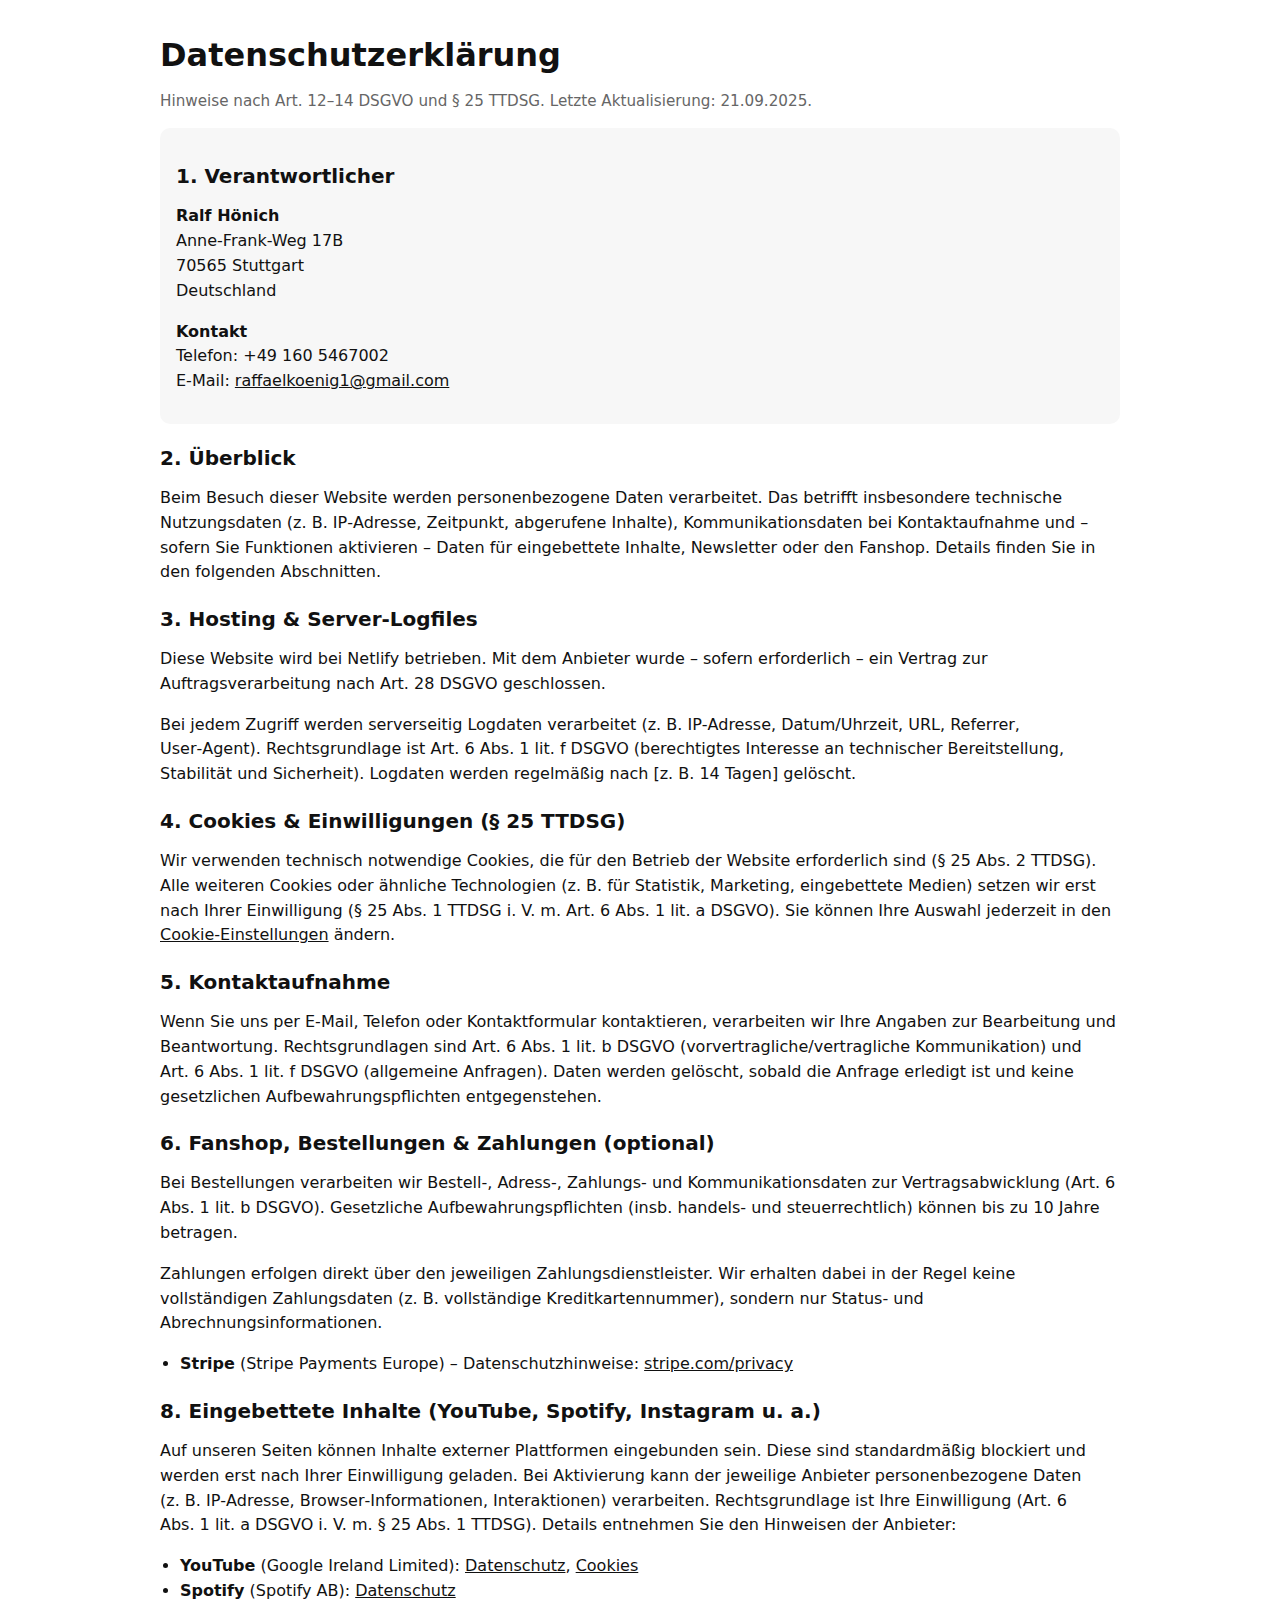
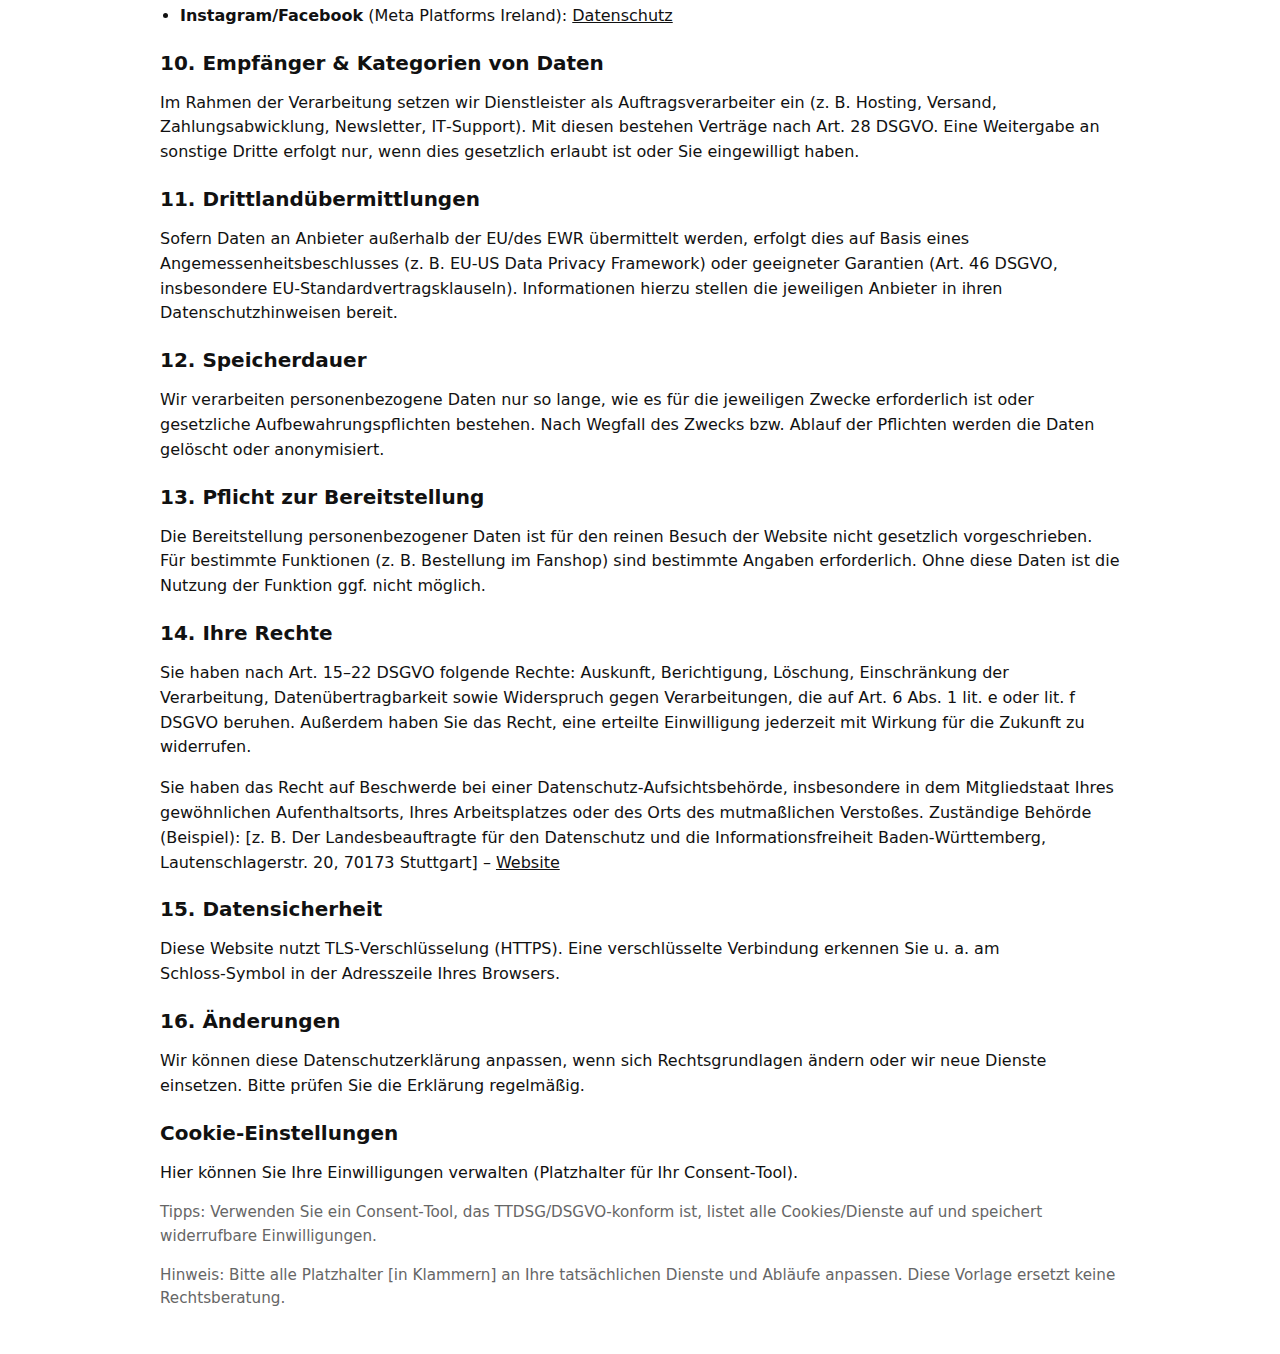
<file: datenschutzerklaerung.html>
<!doctype html>
<html lang="de">
<head>
  <meta charset="utf-8">
  <meta name="viewport" content="width=device-width,initial-scale=1">
  <title>Datenschutzerklärung – Raffael König</title>
  <style>
    :root { --text:#111; --muted:#666; --bg:#fff; --panel:#f7f7f7; }
    html,body { margin:0; padding:0; background:var(--bg); color:var(--text); }
    body { font-family: system-ui, -apple-system, Segoe UI, Roboto, Helvetica, Arial, sans-serif; line-height:1.55; }
    .wrap { max-width: 960px; margin: 0 auto; padding: 28px 22px; }
    h1,h2,h3 { line-height:1.2; }
    h1 { font-size: 2rem; margin: 8px 0 6px; }
    h2 { font-size: 1.25rem; margin: 22px 0 8px; }
    h3 { font-size: 1.05rem; margin: 18px 0 6px; }
    p,li { font-size: 1rem; }
    ul { padding-left: 1.25rem; }
    .muted { color: var(--muted); font-size: .95rem; }
    a { color: inherit; text-decoration: underline; }
    .box { background: var(--panel); padding: 14px 16px; border-radius: 10px; }
    .grid { display:grid; grid-template-columns: 1fr; gap: 10px; }
    @media (min-width: 720px) { .grid-2 { grid-template-columns: 1fr 1fr; gap: 20px; } }
    .small { font-size:.95rem; }
    .kbd { font-family: ui-monospace, SFMono-Regular, Menlo, Consolas, monospace; }
  </style>
</head>
<body>
  <main class="wrap">
    <h1>Datenschutzerklärung</h1>
    <p class="muted">Hinweise nach Art.&nbsp;12–14 DSGVO und §&nbsp;25 TTDSG. Letzte Aktualisierung: 21.09.2025.</p>

    <section id="verantwortlicher" class="box">
      <h2>1. Verantwortlicher</h2>
      <p><strong>Ralf Hönich</strong><br>
         Anne-Frank-Weg 17B<br>
         70565 Stuttgart<br>
         Deutschland</p>
      <p><strong>Kontakt</strong><br>
         Telefon: +49 160 5467002<br>
         E‑Mail: <a href="mailto:info@raffael-koenig.com">raffaelkoenig1@gmail.com</a><br>
    </section>

    <section id="uebersicht">
      <h2>2. Überblick</h2>
      <p>Beim Besuch dieser Website werden personenbezogene Daten verarbeitet. Das betrifft insbesondere technische Nutzungsdaten (z.&nbsp;B. IP‑Adresse, Zeitpunkt, abgerufene Inhalte), Kommunikationsdaten bei Kontaktaufnahme und – sofern Sie Funktionen aktivieren – Daten für eingebettete Inhalte, Newsletter oder den Fanshop. Details finden Sie in den folgenden Abschnitten.</p>
    </section>

    <section id="hosting">
      <h2>3. Hosting &amp; Server‑Logfiles</h2>
      <p>Diese Website wird bei Netlify betrieben. Mit dem Anbieter wurde – sofern erforderlich – ein Vertrag zur Auftragsverarbeitung nach Art.&nbsp;28 DSGVO geschlossen.</p>
      <p>Bei jedem Zugriff werden serverseitig Logdaten verarbeitet (z.&nbsp;B. IP‑Adresse, Datum/Uhrzeit, URL, Referrer, User‑Agent). Rechtsgrundlage ist Art.&nbsp;6 Abs.&nbsp;1 lit.&nbsp;f DSGVO (berechtigtes Interesse an technischer Bereitstellung, Stabilität und Sicherheit). Logdaten werden regelmäßig nach <span>[z.&nbsp;B. 14 Tagen]</span> gelöscht.</p>
    </section>

    <section id="cookies">
      <h2>4. Cookies &amp; Einwilligungen (§&nbsp;25 TTDSG)</h2>
      <p>Wir verwenden technisch notwendige Cookies, die für den Betrieb der Website erforderlich sind (§&nbsp;25 Abs.&nbsp;2 TTDSG). Alle weiteren Cookies oder ähnliche Technologien (z.&nbsp;B. für Statistik, Marketing, eingebettete Medien) setzen wir erst nach Ihrer Einwilligung (§&nbsp;25 Abs.&nbsp;1 TTDSG i.&nbsp;V.&nbsp;m. Art.&nbsp;6 Abs.&nbsp;1 lit.&nbsp;a DSGVO). Sie können Ihre Auswahl jederzeit in den <a href="#consent">Cookie‑Einstellungen</a> ändern.</p>
    </section>

    <section id="kontakt">
      <h2>5. Kontaktaufnahme</h2>
      <p>Wenn Sie uns per E‑Mail, Telefon oder Kontaktformular kontaktieren, verarbeiten wir Ihre Angaben zur Bearbeitung und Beantwortung. Rechtsgrundlagen sind Art.&nbsp;6 Abs.&nbsp;1 lit.&nbsp;b DSGVO (vorvertragliche/vertragliche Kommunikation) und Art.&nbsp;6 Abs.&nbsp;1 lit.&nbsp;f DSGVO (allgemeine Anfragen). Daten werden gelöscht, sobald die Anfrage erledigt ist und keine gesetzlichen Aufbewahrungspflichten entgegenstehen.</p>
    </section>

    <section id="fanshop">
      <h2>6. Fanshop, Bestellungen &amp; Zahlungen (optional)</h2>
      <p>Bei Bestellungen verarbeiten wir Bestell‑, Adress‑, Zahlungs‑ und Kommunikationsdaten zur Vertragsabwicklung (Art.&nbsp;6 Abs.&nbsp;1 lit.&nbsp;b DSGVO). Gesetzliche Aufbewahrungspflichten (insb. handels‑ und steuerrechtlich) können bis zu 10 Jahre betragen.</p>
      <p>Zahlungen erfolgen direkt über den jeweiligen Zahlungsdienstleister. Wir erhalten dabei in der Regel keine vollständigen Zahlungsdaten (z.&nbsp;B. vollständige Kreditkartennummer), sondern nur Status‑ und Abrechnungsinformationen.</p>
      <ul>
        <li><strong>Stripe</strong> (Stripe Payments Europe) – Datenschutzhinweise: <a href="https://stripe.com/de/privacy">stripe.com/privacy</a></li>
      </ul>
    </section>

    <section id="embeds">
      <h2>8. Eingebettete Inhalte (YouTube, Spotify, Instagram u.&nbsp;a.)</h2>
      <p>Auf unseren Seiten können Inhalte externer Plattformen eingebunden sein. Diese sind standardmäßig blockiert und werden erst nach Ihrer Einwilligung geladen. Bei Aktivierung kann der jeweilige Anbieter personenbezogene Daten (z.&nbsp;B. IP‑Adresse, Browser‑Informationen, Interaktionen) verarbeiten. Rechtsgrundlage ist Ihre Einwilligung (Art.&nbsp;6 Abs.&nbsp;1 lit.&nbsp;a DSGVO i.&nbsp;V.&nbsp;m. §&nbsp;25 Abs.&nbsp;1 TTDSG). Details entnehmen Sie den Hinweisen der Anbieter:</p>
      <ul>
        <li><strong>YouTube</strong> (Google Ireland Limited): <a href="https://policies.google.com/privacy?hl=de">Datenschutz</a>, <a href="https://policies.google.com/technologies/cookies?hl=de">Cookies</a></li>
        <li><strong>Spotify</strong> (Spotify AB): <a href="https://www.spotify.com/de/legal/privacy-policy/">Datenschutz</a></li>
        <li><strong>Instagram/Facebook</strong> (Meta Platforms Ireland): <a href="https://www.facebook.com/privacy/policy/">Datenschutz</a></li>
      </ul>
    </section>

    <section id="empfaenger">
      <h2>10. Empfänger &amp; Kategorien von Daten</h2>
      <p>Im Rahmen der Verarbeitung setzen wir Dienstleister als Auftragsverarbeiter ein (z.&nbsp;B. Hosting, Versand, Zahlungsabwicklung, Newsletter, IT‑Support). Mit diesen bestehen Verträge nach Art.&nbsp;28 DSGVO. Eine Weitergabe an sonstige Dritte erfolgt nur, wenn dies gesetzlich erlaubt ist oder Sie eingewilligt haben.</p>
    </section>

    <section id="drittlaender">
      <h2>11. Drittlandübermittlungen</h2>
      <p>Sofern Daten an Anbieter außerhalb der EU/des EWR übermittelt werden, erfolgt dies auf Basis eines Angemessenheitsbeschlusses (z.&nbsp;B. EU‑US Data Privacy Framework) oder geeigneter Garantien (Art.&nbsp;46 DSGVO, insbesondere EU‑Standardvertragsklauseln). Informationen hierzu stellen die jeweiligen Anbieter in ihren Datenschutzhinweisen bereit.</p>
    </section>

    <section id="dauer">
      <h2>12. Speicherdauer</h2>
      <p>Wir verarbeiten personenbezogene Daten nur so lange, wie es für die jeweiligen Zwecke erforderlich ist oder gesetzliche Aufbewahrungspflichten bestehen. Nach Wegfall des Zwecks bzw. Ablauf der Pflichten werden die Daten gelöscht oder anonymisiert.</p>
    </section>

    <section id="pflicht">
      <h2>13. Pflicht zur Bereitstellung</h2>
      <p>Die Bereitstellung personenbezogener Daten ist für den reinen Besuch der Website nicht gesetzlich vorgeschrieben. Für bestimmte Funktionen (z.&nbsp;B. Bestellung im Fanshop) sind bestimmte Angaben erforderlich. Ohne diese Daten ist die Nutzung der Funktion ggf. nicht möglich.</p>
    </section>

    <section id="rechte">
      <h2>14. Ihre Rechte</h2>
      <p>Sie haben nach Art.&nbsp;15–22 DSGVO folgende Rechte: Auskunft, Berichtigung, Löschung, Einschränkung der Verarbeitung, Datenübertragbarkeit sowie Widerspruch gegen Verarbeitungen, die auf Art.&nbsp;6 Abs.&nbsp;1 lit.&nbsp;e oder lit.&nbsp;f DSGVO beruhen. Außerdem haben Sie das Recht, eine erteilte Einwilligung jederzeit mit Wirkung für die Zukunft zu widerrufen.</p>
      <p>Sie haben das Recht auf Beschwerde bei einer Datenschutz‑Aufsichtsbehörde, insbesondere in dem Mitgliedstaat Ihres gewöhnlichen Aufenthaltsorts, Ihres Arbeitsplatzes oder des Orts des mutmaßlichen Verstoßes. Zuständige Behörde (Beispiel): <span>[z.&nbsp;B. Der Landesbeauftragte für den Datenschutz und die Informationsfreiheit Baden‑Württemberg, Lautenschlagerstr. 20, 70173 Stuttgart]</span> – <a href="https://www.baden-wuerttemberg.datenschutz.de/">Website</a></p>
    </section>

    <section id="sicherheit">
      <h2>15. Datensicherheit</h2>
      <p>Diese Website nutzt TLS‑Verschlüsselung (HTTPS). Eine verschlüsselte Verbindung erkennen Sie u.&nbsp;a. am Schloss‑Symbol in der Adresszeile Ihres Browsers.</p>
    </section>

    <section id="aenderungen">
      <h2>16. Änderungen</h2>
      <p>Wir können diese Datenschutzerklärung anpassen, wenn sich Rechtsgrundlagen ändern oder wir neue Dienste einsetzen. Bitte prüfen Sie die Erklärung regelmäßig.</p>
    </section>

    <section id="consent">
      <h2>Cookie‑Einstellungen</h2>
      <p>Hier können Sie Ihre Einwilligungen verwalten (Platzhalter für Ihr Consent‑Tool).</p>
      <p class="small muted">Tipps: Verwenden Sie ein Consent‑Tool, das TTDSG/DSGVO‑konform ist, listet alle Cookies/Dienste auf und speichert widerrufbare Einwilligungen.</p>
    </section>

    <p class="muted">Hinweis: Bitte alle Platzhalter [in Klammern] an Ihre tatsächlichen Dienste und Abläufe anpassen. Diese Vorlage ersetzt keine Rechtsberatung.</p>
  </main>
</body>
</html>
</file>
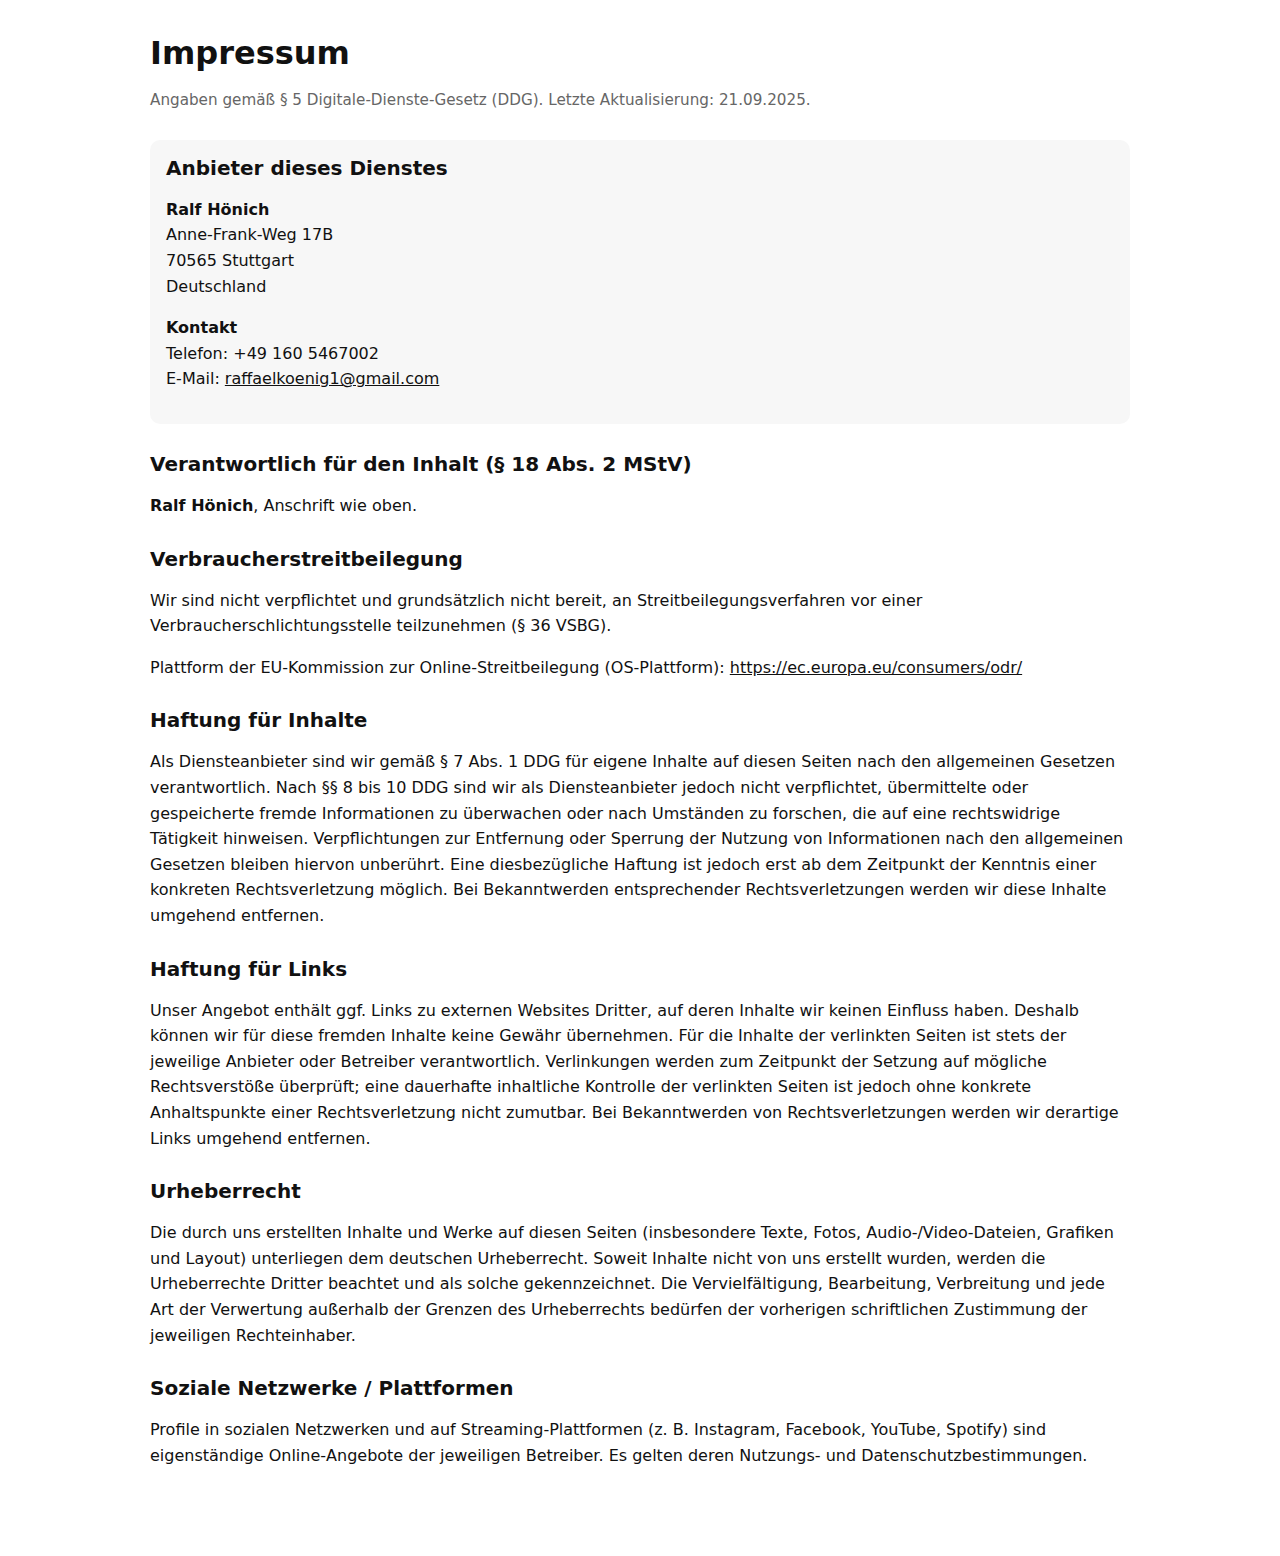
<file: impressum.html>
<!doctype html>
<html lang="de">
<head>
  <meta charset="utf-8">
  <meta name="viewport" content="width=device-width, initial-scale=1">
  <title>Impressum – Raffael König</title>
  <link rel="canonical" href="https://www.raffael-koenig.com/impressum.html">
  <meta name="description" content="Impressum für die Website von Raffael König (Schlagersänger). Anbieterkennzeichnung gemäß § 5 DDG, Verantwortlicher nach § 18 Abs. 2 MStV.">
  <style>
    :root { --text:#111; --muted:#666; --bg:#fff; --panel:#f7f7f7; --accent:#111; }
    html, body { margin:0; padding:0; background:var(--bg); color:var(--text); }
    body { font-family: system-ui, -apple-system, Segoe UI, Roboto, Helvetica, Arial, sans-serif; line-height:1.6; }
    .wrap { max-width: 980px; margin: 0 auto; padding: 28px 22px 60px; }
    header h1 { font-size: 2rem; margin: 6px 0; line-height: 1.2; }
    .muted { color: var(--muted); font-size: .95rem; }
    section { margin: 28px 0; }
    h2 { font-size: 1.25rem; margin: 0 0 10px; line-height: 1.25; }
    a { color: var(--accent); }
    .box { background: var(--panel); padding: 16px; border-radius: 10px; }
    .grid { display: grid; grid-template-columns: 1fr; gap: 18px; }
    @media (min-width: 760px) { .grid-2 { grid-template-columns: 1fr 1fr; } }
    ul { padding-left: 1.2rem; }
    .footer-note { margin-top: 34px; font-size: .95rem; color: var(--muted); }
  </style>
  <script type="application/ld+json">
  {
    "@context": "https://schema.org",
    "@type": "Person",
    "name": "Raffael König",
    "jobTitle": "Schlager-Sänger",
    "url": "https://www.raffael-koenig.com",
    "email": "mailto:info@raffael-koenig.com",
    "address": {
      "@type": "PostalAddress",
      "streetAddress": "Anne-Frank-Weg 17B",
      "postalCode": "70565",
      "addressLocality": "Stuttgart",
      "addressCountry": "DE"
    },
    "sameAs": [
      "https://www.instagram.com/raffael_koenig/",
      "https://www.facebook.com/ralf.honich",
      "https://www.youtube.com/@raffael-koenig2842",
      "https://open.spotify.com/intl-de/artist/4zqxo24irsZFFbCWTMlK1w"
    ]
  }
  </script>
</head>
<body>
  <main class="wrap">
    <header>
      <h1>Impressum</h1>
      <p class="muted">Angaben gemäß § 5 Digitale‑Dienste‑Gesetz (DDG). Letzte Aktualisierung: 21.09.2025.</p>
    </header>

    <section id="anbieter" class="box">
      <h2>Anbieter dieses Dienstes</h2>
      <p><strong>Ralf Hönich</strong><br>
         Anne-Frank-Weg 17B<br>
         70565 Stuttgart<br>
         Deutschland</p>
      <p><strong>Kontakt</strong><br>
         Telefon: +49 160 5467002<br>
         E‑Mail: <a href="mailto:info@raffael-koenig.com">raffaelkoenig1@gmail.com</a><br>
    </section>

    <section id="verantwortung">
      <h2>Verantwortlich für den Inhalt (§ 18 Abs. 2 MStV)</h2>
      <p><strong>Ralf Hönich</strong>, Anschrift wie oben.</p>
    </section>
    <section id="verbraucherstreit">
      <h2>Verbraucherstreitbeilegung</h2>
      <p>Wir sind nicht verpflichtet und grundsätzlich nicht bereit, an Streitbeilegungsverfahren vor einer Verbraucherschlichtungsstelle teilzunehmen (§ 36 VSBG).</p>
      <p>Plattform der EU‑Kommission zur Online‑Streitbeilegung (OS‑Plattform): <a href="https://ec.europa.eu/consumers/odr/" rel="nofollow noopener" target="_blank">https://ec.europa.eu/consumers/odr/</a></p>
    </section>

    <section id="haftung-inhalte">
      <h2>Haftung für Inhalte</h2>
      <p>Als Diensteanbieter sind wir gemäß § 7 Abs. 1 DDG für eigene Inhalte auf diesen Seiten nach den allgemeinen Gesetzen verantwortlich. Nach §§ 8 bis 10 DDG sind wir als Diensteanbieter jedoch nicht verpflichtet, übermittelte oder gespeicherte fremde Informationen zu überwachen oder nach Umständen zu forschen, die auf eine rechtswidrige Tätigkeit hinweisen. Verpflichtungen zur Entfernung oder Sperrung der Nutzung von Informationen nach den allgemeinen Gesetzen bleiben hiervon unberührt. Eine diesbezügliche Haftung ist jedoch erst ab dem Zeitpunkt der Kenntnis einer konkreten Rechtsverletzung möglich. Bei Bekanntwerden entsprechender Rechtsverletzungen werden wir diese Inhalte umgehend entfernen.</p>
    </section>

    <section id="haftung-links">
      <h2>Haftung für Links</h2>
      <p>Unser Angebot enthält ggf. Links zu externen Websites Dritter, auf deren Inhalte wir keinen Einfluss haben. Deshalb können wir für diese fremden Inhalte keine Gewähr übernehmen. Für die Inhalte der verlinkten Seiten ist stets der jeweilige Anbieter oder Betreiber verantwortlich. Verlinkungen werden zum Zeitpunkt der Setzung auf mögliche Rechtsverstöße überprüft; eine dauerhafte inhaltliche Kontrolle der verlinkten Seiten ist jedoch ohne konkrete Anhaltspunkte einer Rechtsverletzung nicht zumutbar. Bei Bekanntwerden von Rechtsverletzungen werden wir derartige Links umgehend entfernen.</p>
    </section>

    <section id="urheberrecht">
      <h2>Urheberrecht</h2>
      <p>Die durch uns erstellten Inhalte und Werke auf diesen Seiten (insbesondere Texte, Fotos, Audio‑/Video‑Dateien, Grafiken und Layout) unterliegen dem deutschen Urheberrecht. Soweit Inhalte nicht von uns erstellt wurden, werden die Urheberrechte Dritter beachtet und als solche gekennzeichnet. Die Vervielfältigung, Bearbeitung, Verbreitung und jede Art der Verwertung außerhalb der Grenzen des Urheberrechts bedürfen der vorherigen schriftlichen Zustimmung der jeweiligen Rechteinhaber.</p>
    </section>

    <section id="social">
      <h2>Soziale Netzwerke / Plattformen</h2>
      <p>Profile in sozialen Netzwerken und auf Streaming‑Plattformen (z.&nbsp;B. Instagram, Facebook, YouTube, Spotify) sind eigenständige Online‑Angebote der jeweiligen Betreiber. Es gelten deren Nutzungs‑ und Datenschutzbestimmungen.</p>
    </section>
  </main>
</body>
</html>
</file>
